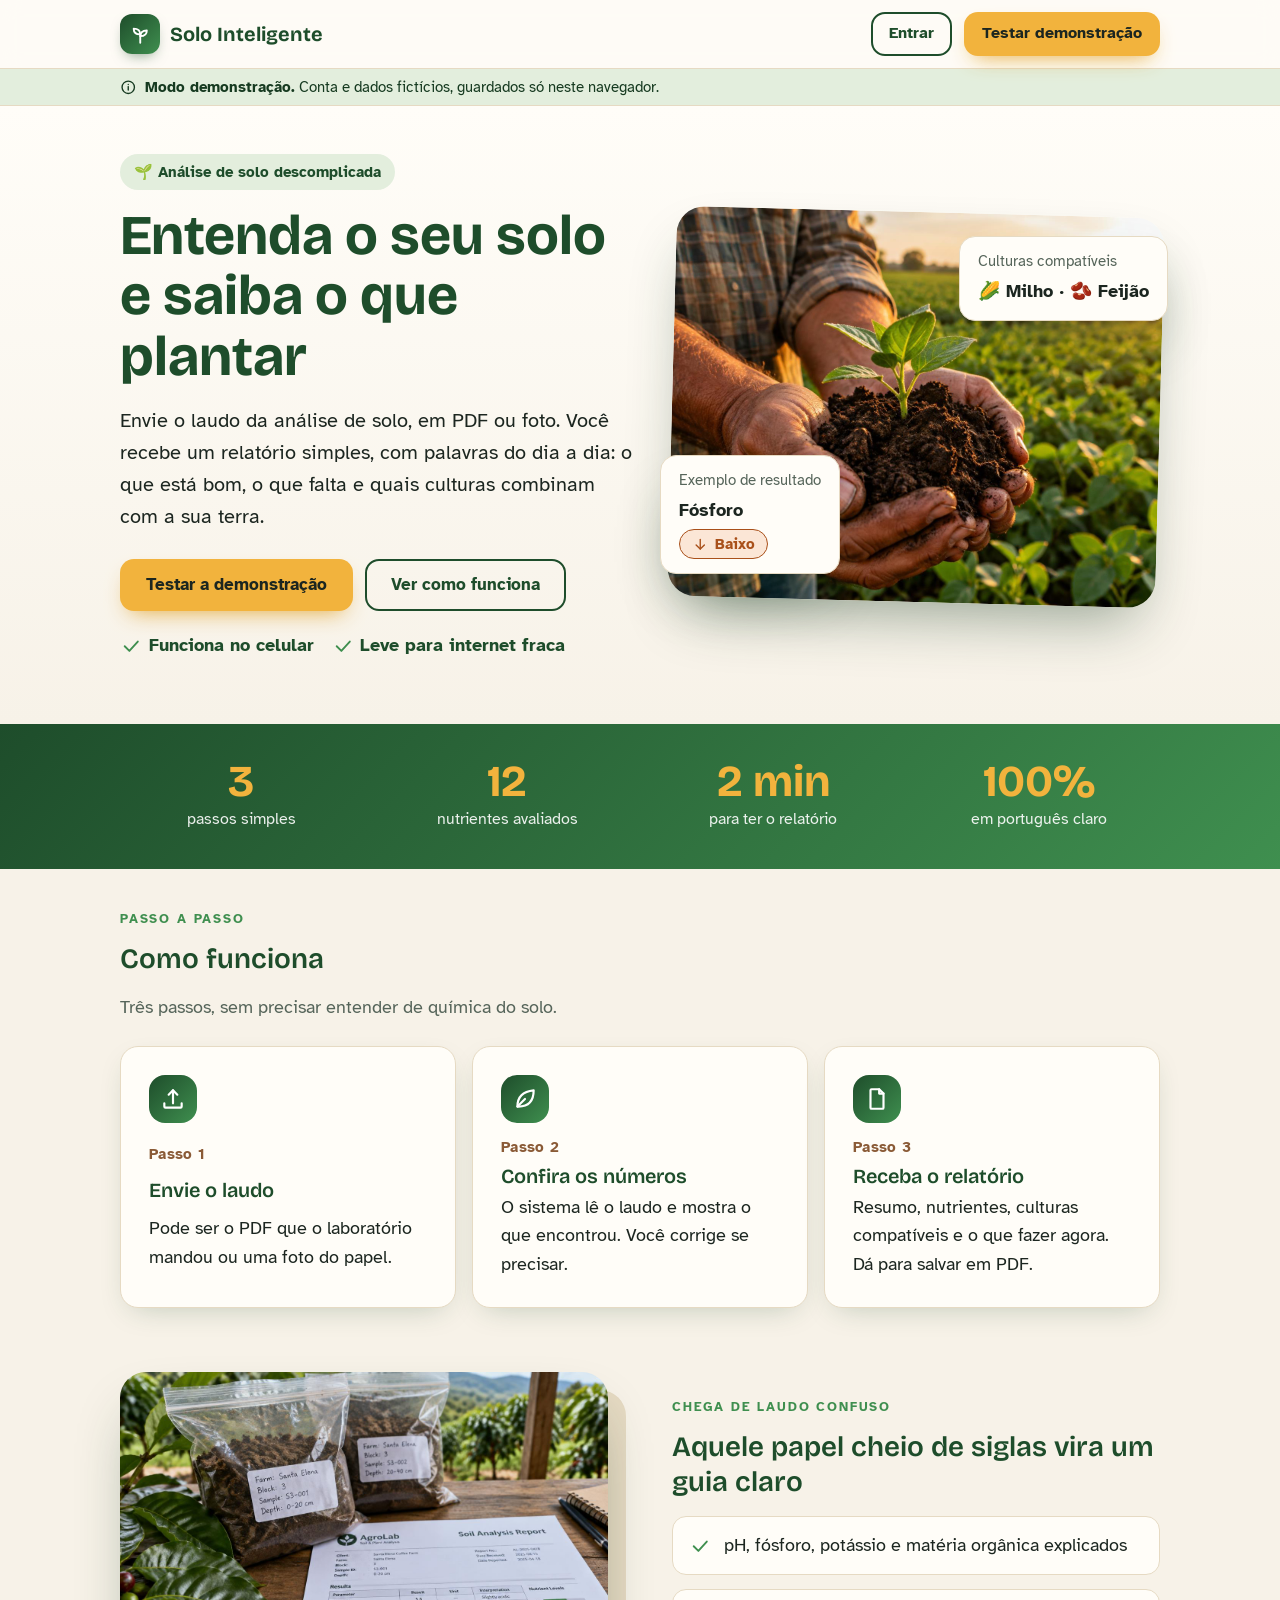
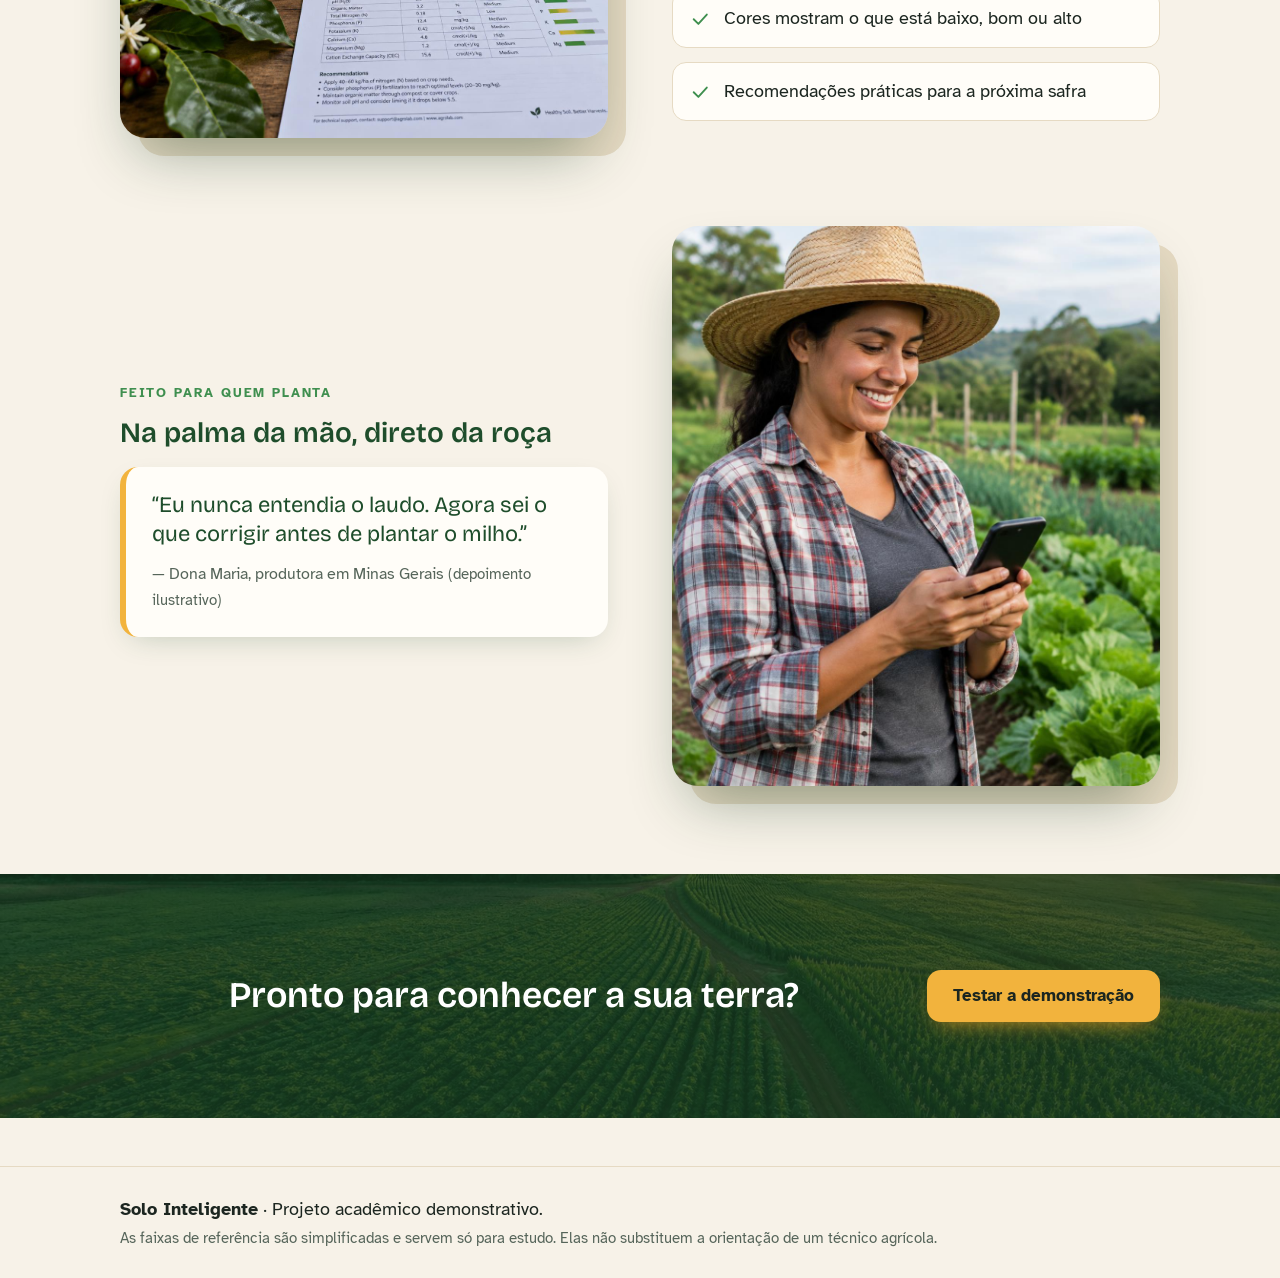
<file: solo-inteligente-demo/index.html>
<!DOCTYPE html>
<html lang="pt-BR">
<head>
    <meta charset="utf-8">
    <meta name="viewport" content="width=device-width, initial-scale=1">
    <title>Entenda o seu solo · Solo Inteligente</title>
    <meta name="description" content="Envie o laudo do seu solo e receba um relatório simples: nutrientes, culturas compatíveis e o que fazer.">
    <meta name="theme-color" content="#1E4D2B">
    <link rel="preconnect" href="https://fonts.googleapis.com">
    <link rel="preconnect" href="https://fonts.gstatic.com" crossorigin>
    <link rel="stylesheet" href="https://fonts.googleapis.com/css2?family=Atkinson+Hyperlegible:wght@400;700&family=Bricolage+Grotesque:wght@600;700&display=swap">
    <link rel="stylesheet" href="assets/css/style.css">
</head>
<body class="pagina-inicial">
<main id="conteudo">

<section class="hero hero-foto">
    <div class="container hero-grid">
        <div class="hero-texto revelar">
            <span class="pilula">🌱 Análise de solo descomplicada</span>
            <h1 class="display">Entenda o seu solo e saiba o que plantar</h1>
            <p class="lead">Envie o laudo da análise de solo, em PDF ou foto. Você recebe um relatório simples, com palavras do dia a dia: o que está bom, o que falta e quais culturas combinam com a sua terra.</p>
            <div class="hero-botoes">
                <a class="btn btn-acao" href="login.html">Testar a demonstração</a>
                <a class="btn btn-contorno" href="#como-funciona">Ver como funciona</a>
            </div>
            <ul class="selos">
                <li><svg class="ico" aria-hidden="true" focusable="false"><use href="#i-check"/></svg> Funciona no celular</li>
                <li><svg class="ico" aria-hidden="true" focusable="false"><use href="#i-check"/></svg> Leve para internet fraca</li>
            </ul>
        </div>
        <div class="hero-visual revelar">
            <img class="hero-img" src="assets/img/hero-solo.jpg" width="1280" height="1024" alt="Mãos de agricultor segurando terra com uma muda brotando">
            <div class="hero-cartao" aria-hidden="true">
                <span class="legenda">Exemplo de resultado</span>
                <strong>Fósforo</strong>
                <span class="badge badge-baixo"><svg class="ico" aria-hidden="true" focusable="false"><use href="#i-down"/></svg> Baixo</span>
            </div>
            <div class="hero-cartao hero-cartao-2" aria-hidden="true">
                <span class="legenda">Culturas compatíveis</span>
                <strong>🌽 Milho · 🫘 Feijão</strong>
            </div>
        </div>
    </div>
</section>

<section class="numeros">
    <div class="container numeros-grid">
        <div class="revelar"><strong data-contar="3">0</strong><span>passos simples</span></div>
        <div class="revelar"><strong data-contar="12">0</strong><span>nutrientes avaliados</span></div>
        <div class="revelar"><strong data-contar="2" data-sufixo=" min">0</strong><span>para ter o relatório</span></div>
        <div class="revelar"><strong data-contar="100" data-sufixo="%">0</strong><span>em português claro</span></div>
    </div>
</section>

<section class="secao" id="como-funciona">
    <div class="container">
        <p class="sobretitulo">Passo a passo</p>
        <h2 class="subtitulo">Como funciona</h2>
        <p class="lead-suave">Três passos, sem precisar entender de química do solo.</p>
        <div class="passos">
            <article class="card passo revelar">
                <span class="bloco-icone"><svg class="ico" aria-hidden="true" focusable="false"><use href="#i-upload"/></svg></span>
                <p class="rotulo-terra">Passo 1</p>
                <h3 class="titulo-card">Envie o laudo</h3>
                <p>Pode ser o PDF que o laboratório mandou ou uma foto do papel.</p>
            </article>
            <article class="card passo revelar">
                <span class="bloco-icone"><svg class="ico" aria-hidden="true" focusable="false"><use href="#i-leaf"/></svg></span>
                <p class="rotulo-terra">Passo 2</p>
                <h3 class="titulo-card">Confira os números</h3>
                <p>O sistema lê o laudo e mostra o que encontrou. Você corrige se precisar.</p>
            </article>
            <article class="card passo revelar">
                <span class="bloco-icone"><svg class="ico" aria-hidden="true" focusable="false"><use href="#i-file"/></svg></span>
                <p class="rotulo-terra">Passo 3</p>
                <h3 class="titulo-card">Receba o relatório</h3>
                <p>Resumo, nutrientes, culturas compatíveis e o que fazer agora. Dá para salvar em PDF.</p>
            </article>
        </div>
    </div>
</section>

<section class="secao">
    <div class="container lado-a-lado">
        <figure class="foto-moldura revelar">
            <img src="assets/img/laudo.jpg" width="1280" height="960" loading="lazy" alt="Amostras de solo e laudo de laboratório sobre uma mesa de madeira">
        </figure>
        <div class="revelar">
            <p class="sobretitulo">Chega de laudo confuso</p>
            <h2 class="subtitulo">Aquele papel cheio de siglas vira um guia claro</h2>
            <ul class="lista-check">
                <li><svg class="ico" aria-hidden="true"><use href="#i-check"/></svg> pH, fósforo, potássio e matéria orgânica explicados</li>
                <li><svg class="ico" aria-hidden="true"><use href="#i-check"/></svg> Cores mostram o que está baixo, bom ou alto</li>
                <li><svg class="ico" aria-hidden="true"><use href="#i-check"/></svg> Recomendações práticas para a próxima safra</li>
            </ul>
        </div>
    </div>
</section>

<section class="secao">
    <div class="container lado-a-lado invertido">
        <figure class="foto-moldura foto-retrato revelar">
            <img src="assets/img/agricultora.jpg" width="1024" height="1280" loading="lazy" alt="Agricultora sorrindo enquanto usa o celular na horta">
        </figure>
        <div class="revelar">
            <p class="sobretitulo">Feito para quem planta</p>
            <h2 class="subtitulo">Na palma da mão, direto da roça</h2>
            <blockquote class="depoimento">
                <p>“Eu nunca entendia o laudo. Agora sei o que corrigir antes de plantar o milho.”</p>
                <footer>— Dona Maria, produtora em Minas Gerais <span class="legenda">(depoimento ilustrativo)</span></footer>
            </blockquote>
        </div>
    </div>
</section>

<section class="faixa-final faixa-foto">
    <div class="container faixa-final-in">
        <h2 class="subtitulo">Pronto para conhecer a sua terra?</h2>
        <a class="btn btn-acao" href="login.html">Testar a demonstração</a>
    </div>
</section>
</main>

<script src="assets/js/dados.js"></script>
<script src="assets/js/analise.js"></script>
<script src="assets/js/app.js"></script>
<script src="assets/js/efeitos.js"></script>
</body>
</html>
</file>
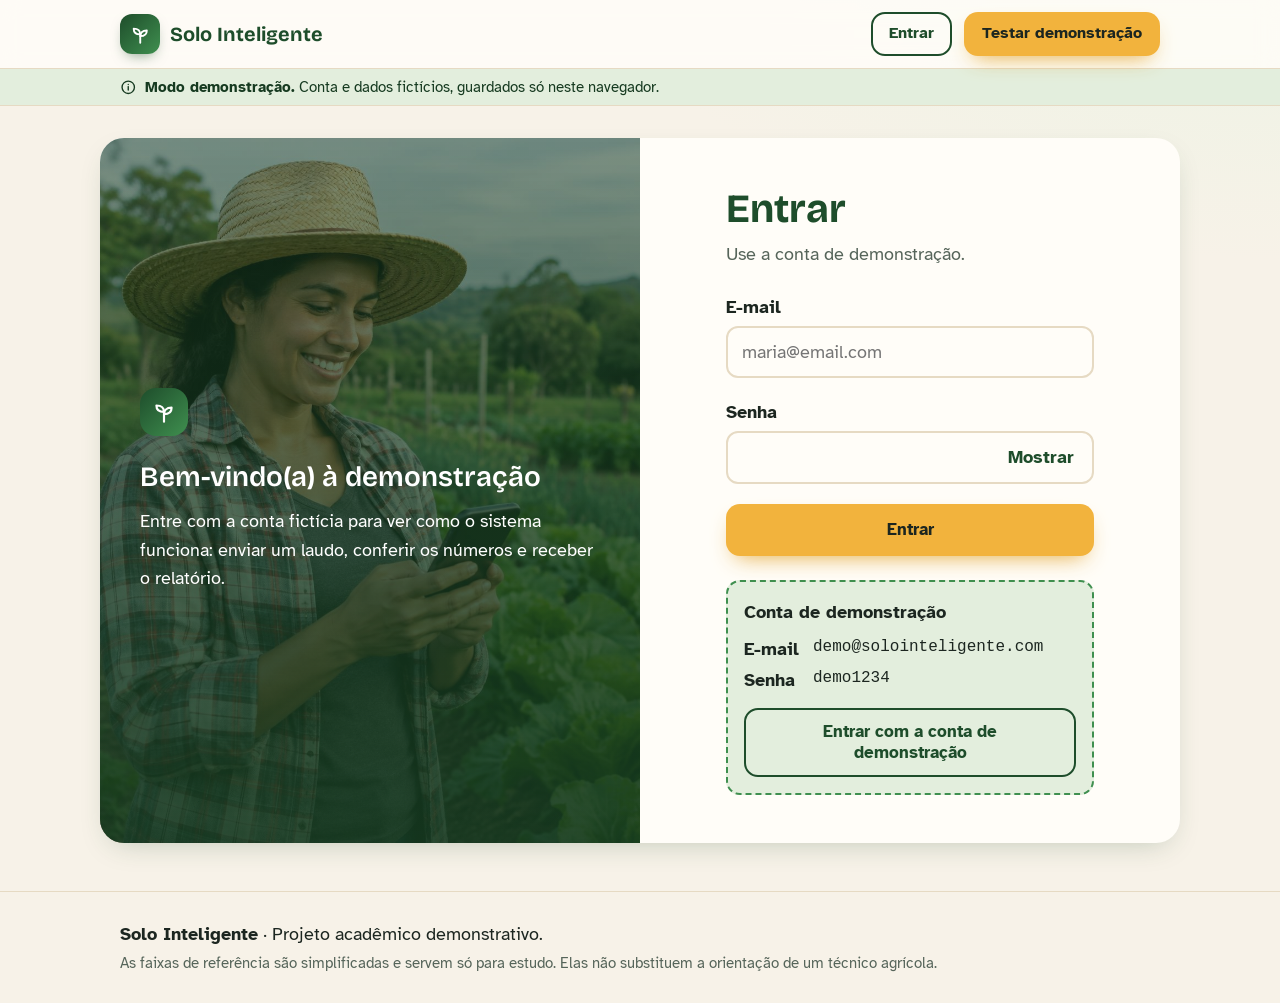
<file: solo-inteligente-demo/login.html>
<!DOCTYPE html>
<html lang="pt-BR">
<head>
    <meta charset="utf-8">
    <meta name="viewport" content="width=device-width, initial-scale=1">
    <title>Entrar · Solo Inteligente</title>
    <meta name="description" content="Envie o laudo do seu solo e receba um relatório simples: nutrientes, culturas compatíveis e o que fazer.">
    <meta name="theme-color" content="#1E4D2B">
    <link rel="preconnect" href="https://fonts.googleapis.com">
    <link rel="preconnect" href="https://fonts.gstatic.com" crossorigin>
    <link rel="stylesheet" href="https://fonts.googleapis.com/css2?family=Atkinson+Hyperlegible:wght@400;700&family=Bricolage+Grotesque:wght@600;700&display=swap">
    <link rel="stylesheet" href="assets/css/style.css">
</head>
<body class="pagina-auth">
<main id="conteudo">

<div class="auth">
    <aside class="auth-lateral">
        <span class="bloco-icone bloco-icone-claro"><svg class="ico" aria-hidden="true" focusable="false"><use href="#i-sprout"/></svg></span>
        <h2 class="subtitulo">Bem-vindo(a) à demonstração</h2>
        <p>Entre com a conta fictícia para ver como o sistema funciona: enviar um laudo, conferir os números e receber o relatório.</p>
    </aside>
    <section class="auth-form">
        <h1 class="titulo">Entrar</h1>
        <p class="lead-suave">Use a conta de demonstração.</p>

        <div class="alerta alerta-erro" id="erro-geral" role="alert" hidden><svg class="ico" aria-hidden="true" focusable="false"><use href="#i-alert"/></svg><div data-texto></div></div>

        <form id="form-login" novalidate>
            <div class="campo" data-campo="email">
                <label class="campo-rotulo" for="f-email">E-mail</label>
                <input class="campo-input" id="f-email" name="email" type="email" autocomplete="email" inputmode="email" maxlength="120" placeholder="maria@email.com">
            </div>
            <div class="campo" data-campo="senha">
                <label class="campo-rotulo" for="f-senha">Senha</label>
                <div class="senha-wrap">
                    <input class="campo-input" id="f-senha" name="senha" type="password" autocomplete="current-password">
                    <button type="button" class="senha-botao" data-mostrar-senha aria-controls="f-senha">Mostrar</button>
                </div>
            </div>
            <button class="btn btn-acao btn-cheio" type="submit">Entrar</button>
        </form>

        <div class="credenciais">
            <p><strong>Conta de demonstração</strong></p>
            <dl>
                <dt>E-mail</dt><dd id="conta-email"></dd>
                <dt>Senha</dt><dd id="conta-senha"></dd>
            </dl>
            <button type="button" class="btn btn-contorno btn-cheio" id="preencher-demo">Entrar com a conta de demonstração</button>
        </div>
    </section>
</div>
</main>

<script src="assets/js/dados.js"></script>
<script src="assets/js/analise.js"></script>
<script src="assets/js/app.js"></script>
<script src="assets/js/login.js"></script>
<script src="assets/js/efeitos.js"></script>
</body>
</html>
</file>
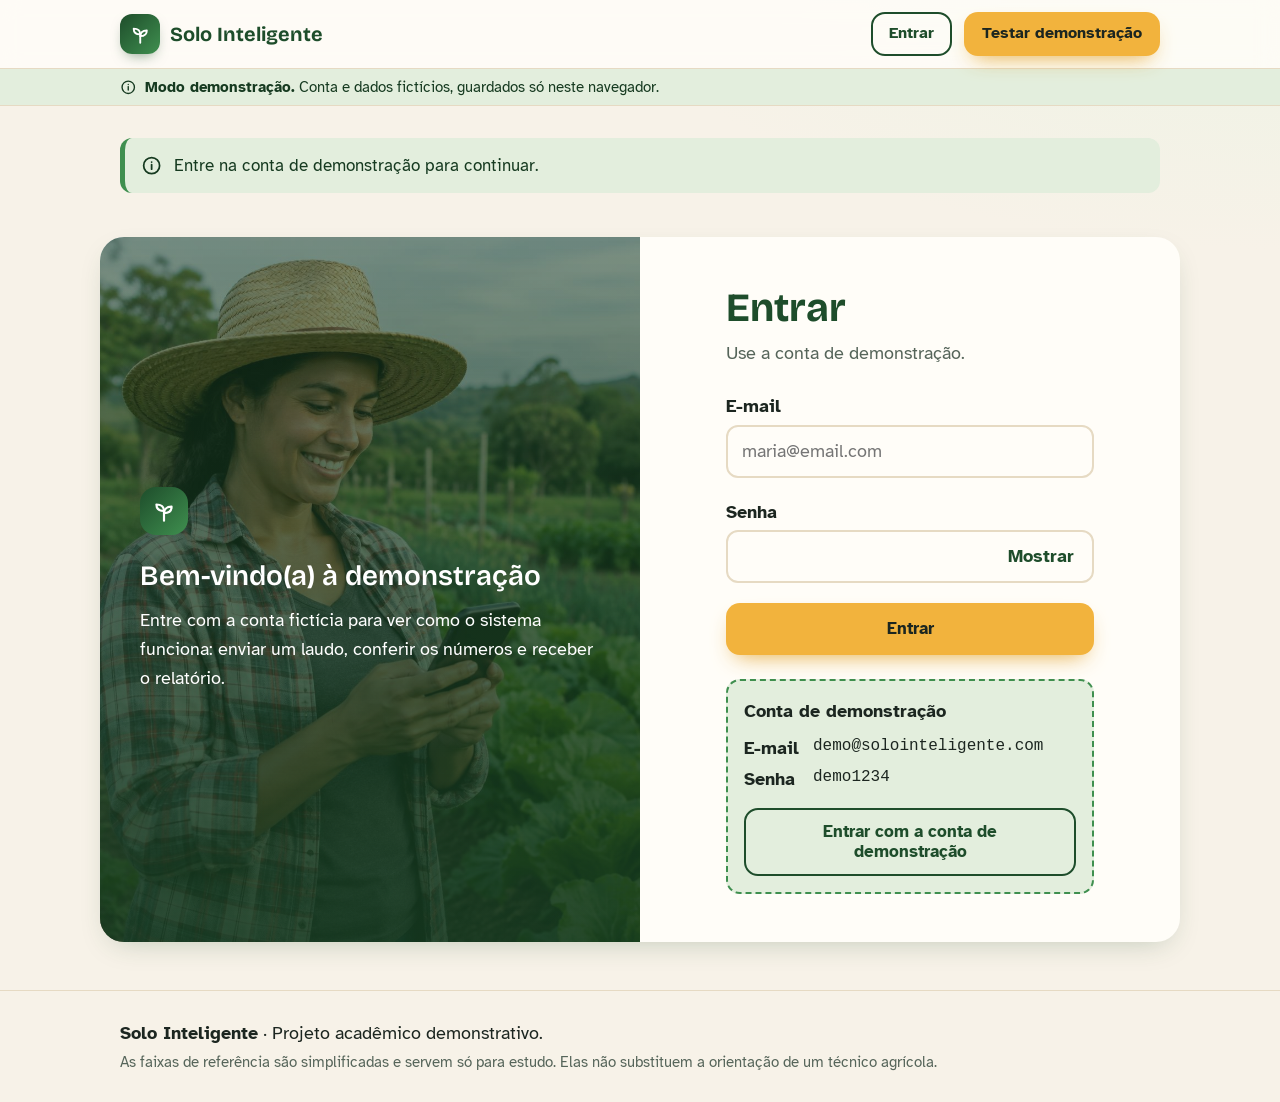
<file: solo-inteligente-demo/painel.html>
<!DOCTYPE html>
<html lang="pt-BR">
<head>
    <meta charset="utf-8">
    <meta name="viewport" content="width=device-width, initial-scale=1">
    <title>Meus laudos · Solo Inteligente</title>
    <meta name="description" content="Envie o laudo do seu solo e receba um relatório simples: nutrientes, culturas compatíveis e o que fazer.">
    <meta name="theme-color" content="#1E4D2B">
    <link rel="preconnect" href="https://fonts.googleapis.com">
    <link rel="preconnect" href="https://fonts.gstatic.com" crossorigin>
    <link rel="stylesheet" href="https://fonts.googleapis.com/css2?family=Atkinson+Hyperlegible:wght@400;700&family=Bricolage+Grotesque:wght@600;700&display=swap">
    <link rel="stylesheet" href="assets/css/style.css">
</head>
<body class="pagina-painel">
<main id="conteudo">

<section class="secao">
    <div class="container">
        <h1 class="titulo">Meus laudos</h1>
        <p class="lead-suave">Olá, <span id="nome-usuario"></span>! Envie um laudo novo ou abra um relatório pronto.</p>

        <div class="painel-grid">
            <!-- Envio -->
            <div class="card envio" id="envio">
                <h2 class="subtitulo">Enviar novo laudo</h2>
                <noscript><div class="alerta alerta-erro"><svg class="ico" aria-hidden="true" focusable="false"><use href="#i-alert"/></svg><div>Ative o JavaScript do navegador para usar a demonstração.</div></div></noscript>

                <form id="form-envio" novalidate data-max-bytes="8388608">
                    <input class="oculto-visual" type="file" id="laudo" name="laudo"
                           accept=".pdf,.jpg,.jpeg,.png,application/pdf,image/jpeg,image/png">
                    <label class="zona-envio" for="laudo" data-zona>
                        <span class="bloco-icone"><svg class="ico" aria-hidden="true" focusable="false"><use href="#i-upload"/></svg></span>
                        <strong>Toque para escolher o arquivo</strong>
                        <span class="legenda">PDF, JPG ou PNG, até 8 MB</span>
                        <span class="btn btn-acao">Escolher arquivo</span>
                    </label>
                    <p class="dica-foto legenda"><svg class="ico" aria-hidden="true" focusable="false"><use href="#i-info"/></svg> Dica para foto: papel inteiro, boa luz e sem sombra.</p>

                    <div class="envio-detalhes" data-detalhes hidden>
                        <div class="arquivo-escolhido">
                            <span class="bloco-icone"><svg class="ico" aria-hidden="true" focusable="false"><use href="#i-file"/></svg></span>
                            <div class="arquivo-info">
                                <strong data-arq-nome></strong>
                                <span class="legenda" data-arq-tam></span>
                            </div>
                            <button type="button" class="btn btn-contorno btn-pequeno" data-remover>Remover</button>
                        </div>

                        <div class="campo">
                            <label class="campo-rotulo" for="nome_area">Nome da área <span class="legenda">(opcional)</span></label>
                            <input class="campo-input" id="nome_area" name="nome_area" type="text" maxlength="80" placeholder="Ex.: Talhão Norte">
                        </div>

                        <div class="alerta alerta-erro" role="alert" data-erro-cliente hidden><svg class="ico" aria-hidden="true" focusable="false"><use href="#i-alert"/></svg><div data-erro-texto></div></div>

                        <div class="progresso" data-progresso hidden>
                            <div class="progresso-trilho"><span class="progresso-barra" data-barra></span></div>
                            <p class="legenda" data-progresso-msg aria-live="polite">Lendo o laudo…</p>
                        </div>

                        <button type="submit" class="btn btn-acao btn-cheio" data-enviar>Enviar laudo</button>
                    </div>
                </form>

                <div class="exemplo">
                    <p class="legenda">Sem laudo à mão? Veja como funciona com um exemplo (não precisa de internet).</p>
                    <button type="button" class="btn btn-contorno btn-cheio" id="usar-exemplo">Testar com um laudo de exemplo</button>
                </div>
            </div>

            <!-- Lista -->
            <div>
                <div class="lista-laudos" id="lista-laudos"></div>
                <p class="legenda reset-demo"><button type="button" class="link-botao" id="restaurar-demo">Restaurar os dados de demonstração</button></p>
            </div>
        </div>
    </div>
</section>
</main>

<script src="assets/js/dados.js"></script>
<script src="assets/js/analise.js"></script>
<script src="assets/js/app.js"></script>
<script src="assets/js/painel.js"></script>
<script src="assets/js/efeitos.js"></script>
</body>
</html>
</file>
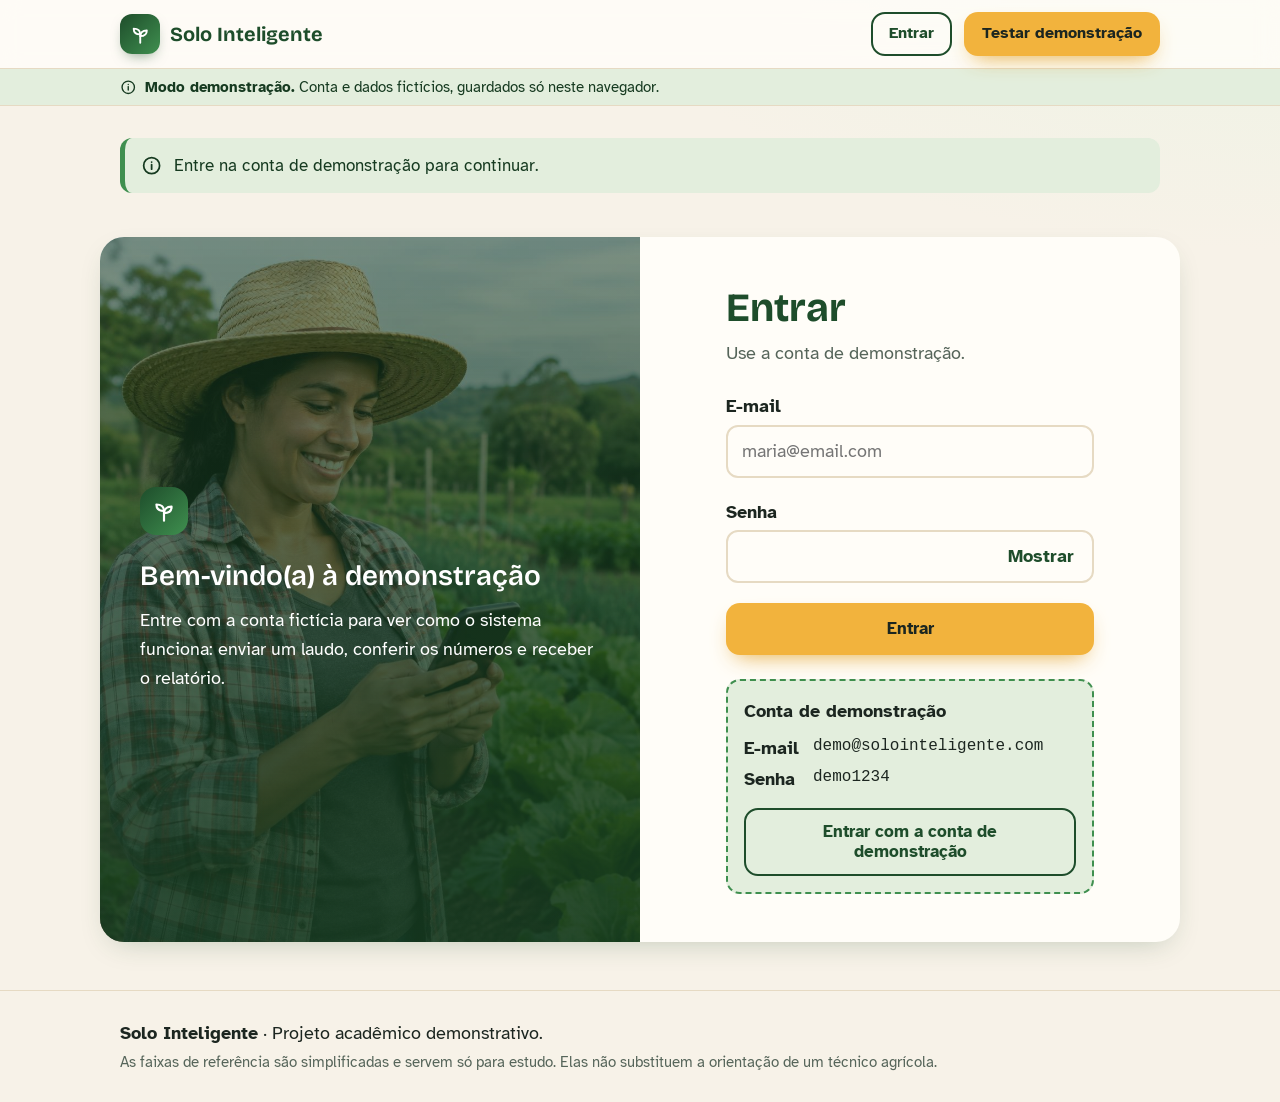
<file: solo-inteligente-demo/relatorio.html>
<!DOCTYPE html>
<html lang="pt-BR">
<head>
    <meta charset="utf-8">
    <meta name="viewport" content="width=device-width, initial-scale=1">
    <title>Relatório · Solo Inteligente</title>
    <meta name="description" content="Envie o laudo do seu solo e receba um relatório simples: nutrientes, culturas compatíveis e o que fazer.">
    <meta name="theme-color" content="#1E4D2B">
    <link rel="preconnect" href="https://fonts.googleapis.com">
    <link rel="preconnect" href="https://fonts.gstatic.com" crossorigin>
    <link rel="stylesheet" href="https://fonts.googleapis.com/css2?family=Atkinson+Hyperlegible:wght@400;700&family=Bricolage+Grotesque:wght@600;700&display=swap">
    <link rel="stylesheet" href="assets/css/style.css">
</head>
<body class="pagina-relatorio">
<main id="conteudo">

<section class="secao">
    <div class="container" id="raiz"></div>
</section>
</main>

<script src="assets/js/dados.js"></script>
<script src="assets/js/analise.js"></script>
<script src="assets/js/app.js"></script>
<script src="assets/js/relatorio.js"></script>
<script src="assets/js/efeitos.js"></script>
</body>
</html>
</file>
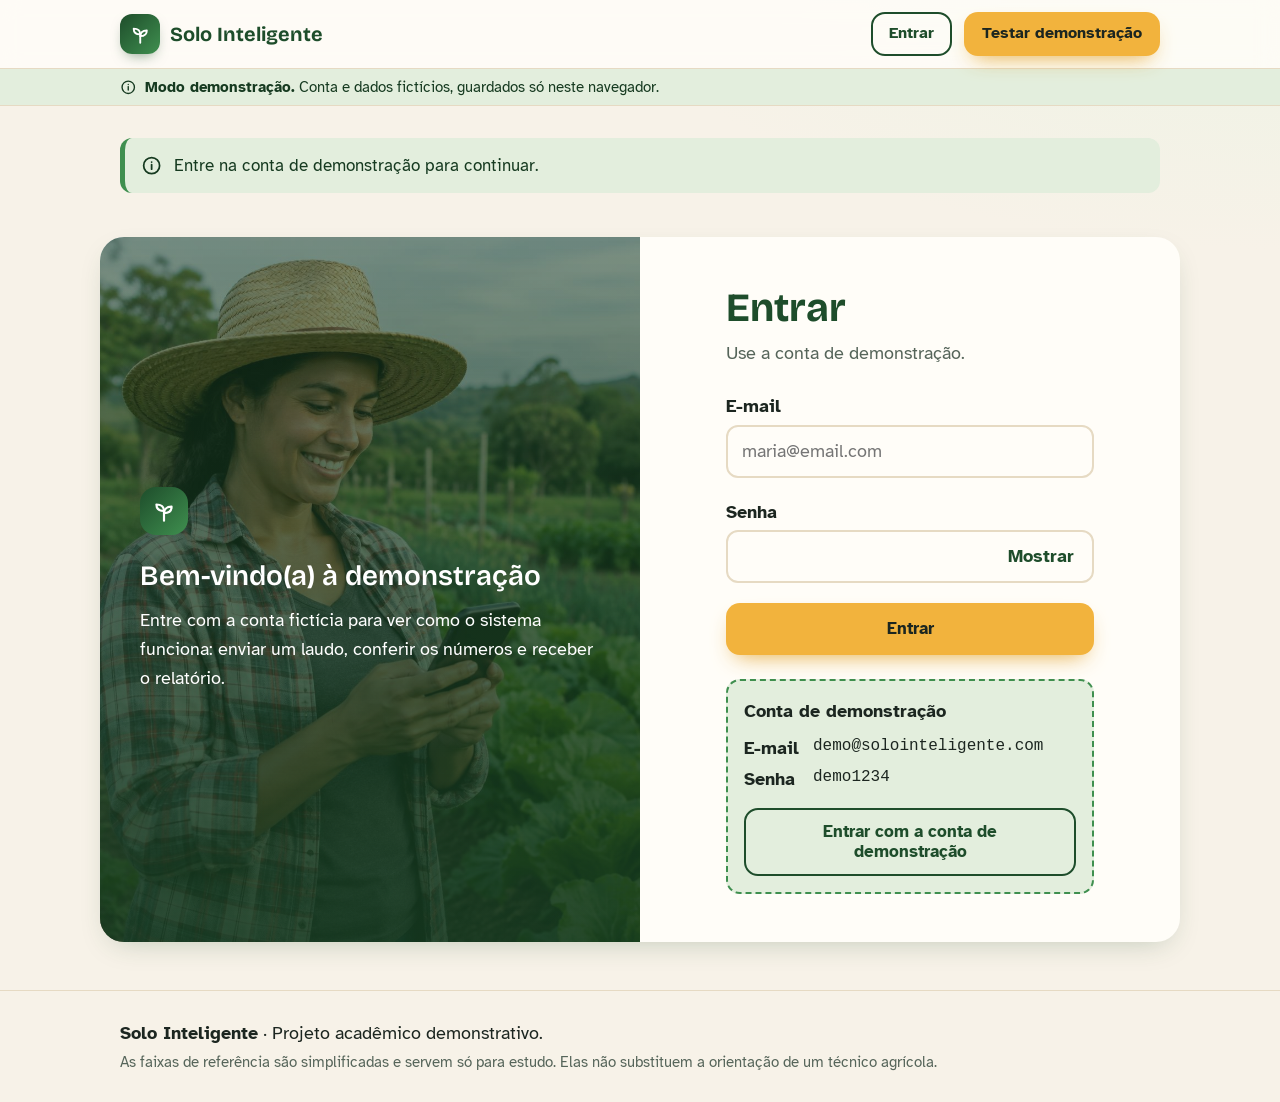
<file: solo-inteligente-demo/revisar.html>
<!DOCTYPE html>
<html lang="pt-BR">
<head>
    <meta charset="utf-8">
    <meta name="viewport" content="width=device-width, initial-scale=1">
    <title>Conferir valores · Solo Inteligente</title>
    <meta name="description" content="Envie o laudo do seu solo e receba um relatório simples: nutrientes, culturas compatíveis e o que fazer.">
    <meta name="theme-color" content="#1E4D2B">
    <link rel="preconnect" href="https://fonts.googleapis.com">
    <link rel="preconnect" href="https://fonts.gstatic.com" crossorigin>
    <link rel="stylesheet" href="https://fonts.googleapis.com/css2?family=Atkinson+Hyperlegible:wght@400;700&family=Bricolage+Grotesque:wght@600;700&display=swap">
    <link rel="stylesheet" href="assets/css/style.css">
</head>
<body class="">
<main id="conteudo">

<section class="secao">
    <div class="container estreito-medio" id="raiz"></div>
</section>
</main>

<script src="assets/js/dados.js"></script>
<script src="assets/js/analise.js"></script>
<script src="assets/js/app.js"></script>
<script src="assets/js/revisar.js"></script>
<script src="assets/js/efeitos.js"></script>
</body>
</html>
</file>
<file: solo-inteligente-demo/assets/css/style.css>
/* =====================================================================
   Solo Inteligente: identidade "Terra, broto e colheita"
   CSS puro, mobile first. Breakpoints: 700px (tablet) e 980px (desktop).
   ===================================================================== */

/* ---------- 1. Variáveis (paleta, fontes, medidas) ---------- */
:root {
    --verde-raiz: #1E4D2B;
    --verde-raiz-escuro: #163A20;
    --verde-broto: #3F8F4F;
    --verde-nevoa: #E3EEDD;
    --areia: #F7F2E8;
    --papel: #FFFDF8;
    --argila: #E6DAC3;
    --terra: #8A5A36;
    --ambar: #F2B33D;
    --ambar-hover: #E09E22;
    --urucum: #B83F25;
    --urucum-claro: #F9E1D8;
    --grafite: #1C2620;
    --cinza-folha: #56655A;

    --baixo-txt: #A9501A;  --baixo-bg: #FBE6D6;
    --ok-txt: #2E7D40;     --ok-bg: #DDEFD9;
    --alto-txt: #6E4423;   --alto-bg: #EFE1CF;

    --fonte-titulo: "Bricolage Grotesque", "Segoe UI", system-ui, -apple-system, sans-serif;
    --fonte-texto: "Atkinson Hyperlegible", "Segoe UI", system-ui, -apple-system, sans-serif;

    --raio-btn: 14px;
    --raio-card: 18px;
    --sombra: 0 4px 16px rgba(30, 77, 43, 0.10);
    --foco: 0 0 0 3px var(--areia), 0 0 0 6px var(--verde-broto);
}

/* ---------- 2. Base ---------- */
*, *::before, *::after { box-sizing: border-box; }
html { -webkit-text-size-adjust: 100%; }
body {
    margin: 0;
    font-family: var(--fonte-texto);
    font-size: 18px;
    line-height: 1.6;
    color: var(--grafite);
    background: var(--areia);
}
h1, h2, h3, p, ul, ol, figure { margin: 0; }
img, svg { max-width: 100%; }
a { color: var(--verde-raiz); text-underline-offset: 3px; }
a:hover { color: var(--verde-raiz-escuro); }
:focus-visible { outline: none; box-shadow: var(--foco); border-radius: 6px; }
button { font: inherit; }

.container { width: 100%; max-width: 1080px; margin: 0 auto; padding: 0 20px; }
.estreito { max-width: 560px; }
.estreito-medio { max-width: 760px; }

.pular {
    position: absolute; left: -999px; top: 8px; z-index: 100;
    background: var(--verde-raiz); color: #fff; padding: 10px 16px; border-radius: 8px;
}
.pular:focus { left: 8px; }

.oculto-visual {
    position: absolute; width: 1px; height: 1px; margin: -1px; padding: 0;
    overflow: hidden; clip: rect(0 0 0 0); border: 0; white-space: nowrap;
}
[hidden] { display: none !important; }

.ico {
    width: 1.25em; height: 1.25em; flex: none;
    fill: none; stroke: currentColor; stroke-width: 2;
    stroke-linecap: round; stroke-linejoin: round;
}
.so-desktop { display: none; }

/* ---------- 3. Tipografia ---------- */
.display, .titulo, .subtitulo, .titulo-card { font-family: var(--fonte-titulo); color: var(--verde-raiz); }
.display { font-size: 36px; font-weight: 700; line-height: 1.08; }
.titulo  { font-size: 32px; font-weight: 700; line-height: 1.15; }
.subtitulo { font-size: 24px; font-weight: 600; line-height: 1.25; margin: 40px 0 16px; }
.titulo-card { font-size: 20px; font-weight: 600; line-height: 1.3; }
.lead { font-size: 20px; margin: 18px 0 26px; max-width: 34em; }
.lead-suave { color: var(--cinza-folha); margin: 8px 0 24px; }
.legenda { font-size: 15px; line-height: 1.45; color: var(--cinza-folha); }
.rotulo-terra { font-size: 15px; font-weight: 700; color: var(--terra); letter-spacing: .02em; }

@media (min-width: 700px) {
    .display { font-size: 56px; }
    .titulo { font-size: 40px; }
    .subtitulo { font-size: 28px; }
}

/* ---------- 4. Botões ---------- */
.btn {
    display: inline-flex; align-items: center; justify-content: center; gap: 10px;
    min-height: 52px; padding: 12px 24px;
    border: 2px solid transparent; border-radius: var(--raio-btn);
    font-size: 17px; font-weight: 700; line-height: 1.2; text-align: center; text-decoration: none;
    cursor: pointer; transition: background .15s, transform .15s, border-color .15s;
}
.btn:active { transform: translateY(1px); }
.btn-acao { background: var(--ambar); color: var(--grafite); }
.btn-acao:hover { background: var(--ambar-hover); color: var(--grafite); }
.btn-primario { background: var(--verde-raiz); color: #fff; }
.btn-primario:hover { background: var(--verde-raiz-escuro); color: #fff; }
.btn-contorno { background: transparent; border-color: var(--verde-raiz); color: var(--verde-raiz); }
.btn-contorno:hover { background: var(--verde-nevoa); color: var(--verde-raiz); }
.btn-pequeno { min-height: 44px; padding: 8px 16px; font-size: 16px; }
.btn-cheio { width: 100%; }
.btn[disabled] { opacity: .6; cursor: progress; }

/* ---------- 5. Cabeçalho e rodapé ---------- */
.topo { background: var(--papel); border-bottom: 1px solid var(--argila); }
.topo-in { display: flex; align-items: center; justify-content: space-between; min-height: 68px; gap: 12px; }
.logo { display: flex; align-items: center; gap: 10px; text-decoration: none; color: var(--verde-raiz); }
.logo-simbolo {
    display: grid; place-items: center; width: 40px; height: 40px;
    border-radius: 12px; background: var(--verde-raiz); color: #fff;
}
.logo-nome { font-family: var(--fonte-titulo); font-weight: 700; font-size: 20px; }
.topo-nav { display: flex; align-items: center; gap: 12px; }
.topo-link { font-weight: 700; text-decoration: none; display: none; }
.form-inline { display: inline; margin: 0; }

.rodape { margin-top: 48px; padding: 28px 0; border-top: 1px solid var(--argila); }
.rodape p + p { margin-top: 4px; }

@media (min-width: 700px) {
    .so-desktop { display: inline-flex; }
    .topo-link { display: inline; }
}

/* ---------- 6. Cards, ícones, alertas, badges ---------- */
.card {
    background: var(--papel); border: 1px solid var(--argila);
    border-radius: var(--raio-card); box-shadow: var(--sombra); padding: 20px;
}
@media (min-width: 700px) { .card { padding: 28px; } }
.card-link { display: flex; align-items: center; gap: 14px; text-decoration: none; color: inherit; transition: transform .15s; }
.card-link:hover { transform: translateY(-2px); color: inherit; }

.bloco-icone {
    display: inline-grid; place-items: center; width: 48px; height: 48px; flex: none;
    border-radius: 14px; background: var(--verde-nevoa); color: var(--verde-raiz);
}
.bloco-icone .ico { width: 26px; height: 26px; }
.bloco-icone-claro { background: rgba(255, 255, 255, .16); color: #fff; }
.bloco-icone-erro { background: var(--urucum-claro); color: var(--urucum); }
.ico-seta { margin-left: auto; color: var(--verde-raiz); }

.mensagens { padding-top: 20px; display: grid; gap: 12px; }
.alerta {
    display: flex; gap: 12px; align-items: flex-start;
    padding: 14px 16px; border-radius: 12px; border-left: 5px solid; margin: 12px 0;
    font-size: 17px;
}
.alerta .ico { margin-top: 3px; }
.alerta-erro { background: var(--urucum-claro); border-color: var(--urucum); color: #7B2616; }
.alerta-atencao { background: var(--baixo-bg); border-color: var(--baixo-txt); color: #6E3510; }
.alerta-ok { background: var(--ok-bg); border-color: var(--ok-txt); color: #1F5A2D; }
.alerta-info { background: var(--verde-nevoa); border-color: var(--verde-broto); color: var(--verde-raiz-escuro); }

.badge {
    display: inline-flex; align-items: center; gap: 6px; width: fit-content;
    padding: 3px 12px; border-radius: 999px; border: 1.5px solid currentColor;
    font-size: 15px; font-weight: 700; line-height: 1.5;
}
.badge .ico { width: 1.1em; height: 1.1em; }
.badge-baixo { color: var(--baixo-txt); background: var(--baixo-bg); }
.badge-ok, .badge-adequado { color: var(--ok-txt); background: var(--ok-bg); }
.badge-alto { color: var(--alto-txt); background: var(--alto-bg); }
.badge-espera { color: var(--terra); background: var(--papel); }
.badge-erro { color: var(--urucum); background: var(--urucum-claro); }

/* ---------- 7. Seções gerais ---------- */
.secao { padding: 32px 0 8px; }
.secao .subtitulo:first-child { margin-top: 0; }
.link-voltar { display: inline-flex; align-items: center; gap: 4px; font-weight: 700; text-decoration: none; margin-bottom: 12px; min-height: 44px; }

/* ---------- 8. Página inicial ---------- */
.hero { padding: 32px 0 40px; background: linear-gradient(180deg, var(--papel) 0%, var(--areia) 100%); }
.hero-grid { display: grid; gap: 32px; align-items: center; }
.hero-botoes { display: grid; gap: 12px; margin-bottom: 20px; }
.selos { list-style: none; padding: 0; display: flex; flex-wrap: wrap; gap: 8px 18px; font-weight: 700; color: var(--verde-raiz); }
.selos li { display: inline-flex; align-items: center; gap: 6px; }
.selos .ico { color: var(--verde-broto); }
.hero-visual { position: relative; border-radius: 24px; overflow: hidden; box-shadow: var(--sombra); }
.hero-visual svg { display: block; width: 100%; height: auto; }
.hero-cartao {
    position: absolute; left: 14px; bottom: 14px; display: grid; gap: 2px;
    background: var(--papel); border: 1px solid var(--argila); border-radius: 14px;
    padding: 12px 16px; box-shadow: var(--sombra);
}

.passos { display: grid; gap: 16px; }
.passo { display: grid; gap: 4px; }
.passo .bloco-icone { margin-bottom: 8px; }
.faixa-final { background: var(--verde-raiz); color: #fff; padding: 40px 0; margin-top: 40px; }
.faixa-final .subtitulo { color: #fff; margin: 0 0 16px; }
.faixa-final-in { display: grid; gap: 8px; justify-items: start; }

@media (min-width: 700px) {
    .hero-botoes { display: flex; }
    .passos { grid-template-columns: repeat(3, 1fr); }
    .faixa-final-in { grid-template-columns: 1fr auto; align-items: center; }
    .faixa-final .subtitulo { margin: 0; }
}
@media (min-width: 980px) {
    .hero { padding: 64px 0; }
    .hero-grid { grid-template-columns: 1.1fr 1fr; gap: 56px; }
}

/* ---------- 9. Formulários ---------- */
.campo { margin-bottom: 20px; }
.campo-rotulo { display: block; font-weight: 700; margin-bottom: 4px; }
.campo-dica { margin-bottom: 6px; }
.campo-input {
    width: 100%; min-height: 52px; padding: 10px 14px;
    font: inherit; font-size: 18px; color: var(--grafite);
    background: var(--papel); border: 2px solid var(--argila); border-radius: 12px;
}
.campo-input:focus { outline: none; border-color: var(--verde-broto); box-shadow: 0 0 0 4px rgba(63, 143, 79, .22); }
.campo-erro .campo-input { border-color: var(--urucum); background: var(--urucum-claro); }
.campo-msg { display: flex; gap: 8px; margin-top: 6px; color: var(--urucum); font-size: 16px; font-weight: 700; }
.campo-msg .ico { margin-top: 3px; }
.senha-wrap { position: relative; }
.senha-wrap .campo-input { padding-right: 96px; }
.senha-botao {
    position: absolute; right: 6px; top: 6px; bottom: 6px; padding: 0 14px;
    background: transparent; border: 0; border-radius: 8px; color: var(--verde-raiz);
    font-weight: 700; cursor: pointer;
}
.senha-botao:hover { background: var(--verde-nevoa); }

/* ---------- 10. Entrar e criar conta ---------- */
.auth { display: grid; max-width: 1080px; margin: 0 auto; }
.auth-lateral {
    display: none; background: linear-gradient(160deg, var(--verde-raiz), var(--verde-raiz-escuro));
    color: #fff; padding: 48px 40px; gap: 12px; align-content: center;
}
.auth-lateral .subtitulo { color: #fff; margin: 12px 0 0; }
.auth-form { padding: 28px 20px 8px; width: 100%; max-width: 28rem; margin: 0 auto; }
.auth-troca { margin-top: 20px; text-align: center; }
@media (min-width: 980px) {
    .auth { grid-template-columns: 1fr 1fr; min-height: 560px; margin-top: 32px; border-radius: 24px; overflow: hidden; box-shadow: var(--sombra); background: var(--papel); }
    .auth-lateral { display: grid; }
    .auth-form { padding: 48px 40px; align-self: center; }
}

/* ---------- 11. Painel ---------- */
.painel-grid { display: grid; gap: 28px; }
.envio .subtitulo { margin: 0 0 16px; }
.zona-envio {
    display: grid; justify-items: center; gap: 8px; text-align: center;
    padding: 28px 16px; cursor: pointer;
    background: var(--verde-nevoa); border: 2px dashed var(--verde-broto); border-radius: var(--raio-card);
}
.zona-envio:hover { background: #D8E8D0; }
.zona-envio .btn { margin-top: 6px; }
.oculto-visual:focus-visible + .zona-envio { box-shadow: var(--foco); }
.zona-envio.arrastando { background: #D0E4C6; border-style: solid; }
.dica-foto { display: flex; gap: 8px; margin: 12px 0 0; align-items: flex-start; }
.dica-foto .ico { margin-top: 2px; color: var(--verde-broto); }
.envio-detalhes { margin-top: 20px; display: grid; gap: 4px; }
.arquivo-escolhido { display: flex; align-items: center; gap: 12px; margin-bottom: 16px; flex-wrap: wrap; }
.arquivo-info { display: grid; min-width: 0; flex: 1; }
.arquivo-info strong { overflow-wrap: anywhere; }
.progresso { margin: 4px 0 16px; }
.progresso-trilho { height: 12px; background: var(--argila); border-radius: 999px; overflow: hidden; }
.progresso-barra { display: block; height: 100%; width: 0; background: var(--verde-broto); border-radius: 999px; transition: width .25s; }
.exemplo { margin-top: 24px; padding-top: 20px; border-top: 1px solid var(--argila); display: grid; gap: 10px; }

.lista-laudos { display: grid; gap: 14px; align-content: start; }
.lista-laudos .subtitulo { margin: 0 0 4px; }
.laudo { gap: 14px; }
.laudo-info { display: grid; gap: 4px; min-width: 0; flex: 1; }
.laudo-info strong { overflow-wrap: anywhere; }
.laudo:not(.card-link) { display: flex; align-items: flex-start; }
.laudo-botoes { display: flex; flex-wrap: wrap; gap: 8px; margin-top: 8px; }
.vazio { display: grid; justify-items: center; gap: 10px; text-align: center; color: var(--cinza-folha); }
@media (min-width: 980px) {
    .painel-grid { grid-template-columns: 1.15fr 1fr; gap: 36px; align-items: start; }
}

/* ---------- 12. Conferir valores ---------- */
.grade-nutrientes-form { display: grid; gap: 4px 20px; }
.campo-nutriente .campo-rotulo { display: flex; align-items: center; gap: 10px; }
.simbolo {
    display: inline-grid; place-items: center; min-width: 40px; height: 40px; padding: 0 6px;
    border-radius: 10px; background: var(--verde-nevoa); color: var(--verde-raiz);
    font-family: var(--fonte-titulo); font-weight: 700;
}
.texto-lido { margin-top: 28px; }
.texto-lido summary { cursor: pointer; font-weight: 700; color: var(--verde-raiz); min-height: 44px; }
.texto-lido pre {
    margin: 8px 0 0; padding: 14px; max-height: 280px; overflow: auto;
    background: var(--papel); border: 1px solid var(--argila); border-radius: 12px;
    font-size: 14px; white-space: pre-wrap; overflow-wrap: anywhere;
}
@media (min-width: 700px) { .grade-nutrientes-form { grid-template-columns: 1fr 1fr; } }

/* ---------- 13. Relatório ---------- */
.barra-acoes { display: flex; justify-content: space-between; align-items: center; gap: 12px; margin-bottom: 8px; flex-wrap: wrap; }
.barra-acoes .link-voltar { margin-bottom: 0; }

.resumo {
    display: grid; gap: 20px; align-items: center; margin-top: 8px;
    padding: 24px; border-radius: 24px; color: #fff;
    background: linear-gradient(135deg, var(--verde-raiz), var(--verde-raiz-escuro));
}
.resumo .titulo { color: #fff; font-size: 28px; }
.resumo-meta { font-size: 15px; font-weight: 700; color: #CFE3C8; margin-bottom: 6px; }
.resumo-frase { margin-top: 10px; font-size: 19px; }
.anel {
    --pct: 0;
    width: 120px; height: 120px; border-radius: 50%; display: grid; place-items: center;
    background: conic-gradient(var(--ambar) calc(var(--pct) * 1%), rgba(255, 255, 255, .22) 0);
}
.anel-miolo {
    width: 94px; height: 94px; border-radius: 50%; background: var(--verde-raiz-escuro);
    display: grid; place-content: center; text-align: center; line-height: 1.1;
}
.anel-miolo strong { font-family: var(--fonte-titulo); font-size: 34px; }
.anel-miolo span { font-size: 14px; color: #CFE3C8; }
@media (min-width: 700px) {
    .resumo { grid-template-columns: 1fr auto; padding: 36px; }
    .resumo .titulo { font-size: 34px; }
}

.grade-atencao { display: grid; gap: 4px 16px; }
@media (min-width: 980px) { .grade-atencao { grid-template-columns: repeat(3, 1fr); } .grade-atencao .alerta { margin: 0; } }

.grade-nutrientes { display: grid; gap: 16px; }
.nutriente { display: grid; gap: 14px; align-content: start; }
.nutriente-topo { display: flex; align-items: center; gap: 12px; flex-wrap: wrap; }
.nutriente-nome { flex: 1; min-width: 0; }
.nutriente-valor { font-size: 18px; }
.nutriente-valor strong { font-family: var(--fonte-titulo); font-size: 26px; color: var(--verde-raiz); }
.simbolo-bloco { font-family: var(--fonte-titulo); font-weight: 700; font-size: 18px; }
.nutriente-texto { font-size: 17px; }
@media (min-width: 700px) { .grade-nutrientes { grid-template-columns: 1fr 1fr; } }

/* Barra de indicador: três faixas com textura (não depende só de cor) */
.meter { display: grid; gap: 6px; padding-top: 10px; }
.meter-trilho { position: relative; display: flex; height: 12px; }
.faixa { flex: 1; height: 100%; }
.faixa-baixo {
    border-radius: 999px 0 0 999px;
    background: repeating-linear-gradient(45deg, var(--baixo-txt) 0 4px, var(--baixo-bg) 4px 8px);
}
.faixa-ok { background: var(--ok-txt); }
.faixa-alto {
    border-radius: 0 999px 999px 0;
    background: repeating-linear-gradient(90deg, var(--alto-txt) 0 3px, var(--alto-bg) 3px 7px);
}
.meter-seta {
    position: absolute; top: -11px; width: 0; height: 0; transform: translateX(-50%);
    border-left: 8px solid transparent; border-right: 8px solid transparent; border-top: 12px solid var(--grafite);
}
.meter-legenda { display: flex; justify-content: space-between; }

.grade-culturas { display: grid; gap: 16px; }
.cultura { display: flex; gap: 14px; align-items: flex-start; }
.faltas { margin: 6px 0 0; padding-left: 18px; }
@media (min-width: 700px) { .grade-culturas { grid-template-columns: repeat(2, 1fr); } }
@media (min-width: 980px) { .grade-culturas { grid-template-columns: repeat(3, 1fr); } }

.passos-fazer { padding-left: 0; list-style: none; counter-reset: passo; display: grid; gap: 12px; }
.passos-fazer li {
    counter-increment: passo; position: relative; padding: 14px 16px 14px 62px;
    background: var(--papel); border: 1px solid var(--argila); border-radius: 14px;
}
.passos-fazer li::before {
    content: counter(passo); position: absolute; left: 14px; top: 12px;
    width: 34px; height: 34px; display: grid; place-items: center;
    border-radius: 50%; background: var(--verde-raiz); color: #fff; font-weight: 700;
}
.aviso-final { margin-top: 32px; }
.links-rodape { margin-top: 16px; }

/* ---------- 14. Impressão / Salvar como PDF ---------- */
@media print {
    @page { margin: 14mm; }
    body { background: #fff; font-size: 14px; color: #000; }
    .topo, .rodape, .sem-imprimir, .pular { display: none !important; }
    .secao { padding: 0; }
    .resumo { background: #fff; color: #000; border: 3px solid var(--verde-raiz); }
    .resumo .titulo, .resumo-meta { color: var(--verde-raiz); }
    .anel { background: conic-gradient(var(--verde-raiz) calc(var(--pct) * 1%), #ddd 0); -webkit-print-color-adjust: exact; print-color-adjust: exact; }
    .anel-miolo { background: #fff; color: var(--verde-raiz); }
    .anel-miolo span { color: #444; }
    .card { box-shadow: none; }
    .evitar-quebra, .alerta { break-inside: avoid; page-break-inside: avoid; }
    .faixa, .badge, .alerta, .meter-seta, .passos-fazer li::before { -webkit-print-color-adjust: exact; print-color-adjust: exact; }
    h2 { break-after: avoid; }
}

/* ---------- 15. Acréscimos da versão demonstração ---------- */
.faixa-demo { background: var(--verde-nevoa); color: var(--verde-raiz-escuro); font-size: 15px; padding: 6px 0; border-bottom: 1px solid var(--argila); }
.faixa-demo .container { display: flex; align-items: center; gap: 8px; }
.faixa-demo .ico { width: 1.1em; height: 1.1em; }

.credenciais { margin-top: 24px; padding: 16px; background: var(--verde-nevoa); border: 2px dashed var(--verde-broto); border-radius: 14px; }
.credenciais dl { margin: 8px 0 14px; display: grid; grid-template-columns: auto 1fr; gap: 2px 14px; }
.credenciais dt { font-weight: 700; }
.credenciais dd { margin: 0; overflow-wrap: anywhere; font-family: ui-monospace, "SFMono-Regular", Consolas, monospace; font-size: 16px; }

.reset-demo { margin-top: 20px; }
.link-botao { background: none; border: 0; padding: 8px 0; min-height: 44px; color: var(--verde-raiz); font-size: inherit; text-decoration: underline; text-underline-offset: 3px; cursor: pointer; }
.link-botao:hover { color: var(--verde-raiz-escuro); }
.auth-form .alerta { margin-top: 0; }

@media print { .faixa-demo { display: none !important; } }

/* =====================================================================
   Camada visual 2.0: fotos, profundidade e movimento
   ===================================================================== */
:root {
    --sombra: 0 10px 30px -12px rgba(30, 77, 43, .28);
    --sombra-forte: 0 30px 60px -20px rgba(22, 58, 32, .45);
    --grad-verde: linear-gradient(135deg, #1E4D2B 0%, #3F8F4F 100%);
}
body { background: radial-gradient(1200px 600px at 100% -10%, #EAF3E3 0%, transparent 60%), var(--areia); }

.topo { position: sticky; top: 0; z-index: 50; background: rgba(255,253,248,.85); backdrop-filter: blur(10px); -webkit-backdrop-filter: blur(10px); transition: box-shadow .2s; }
.topo.rolado { box-shadow: 0 6px 20px -10px rgba(30,77,43,.35); }
.logo-simbolo { background: var(--grad-verde); box-shadow: 0 6px 14px -6px rgba(30,77,43,.6); }

.btn { transition: background .2s, transform .2s, box-shadow .2s, border-color .2s; }
.btn-acao { box-shadow: 0 10px 22px -10px rgba(224,158,34,.9); }
.btn-acao:hover, .btn-primario:hover { transform: translateY(-2px); }
.btn-primario { background: var(--grad-verde); }

.card { transition: transform .25s, box-shadow .25s; }
.card:hover { transform: translateY(-4px); box-shadow: var(--sombra-forte); }
.bloco-icone { background: var(--grad-verde) !important; color: #fff !important; border-radius: 16px; }

.pilula { display: inline-block; padding: 6px 14px; border-radius: 999px; background: var(--verde-nevoa); color: var(--verde-raiz); font-weight: 700; font-size: 15px; margin-bottom: 16px; }
.sobretitulo { text-transform: uppercase; letter-spacing: .14em; font-size: 13px; font-weight: 700; color: var(--verde-broto); margin-bottom: -28px; margin-top: 8px; }

/* Hero com foto */
.hero-foto { padding: 48px 0 64px; overflow: hidden; }
.hero-foto .hero-grid { display: grid; gap: 40px; align-items: center; }
@media (min-width: 980px) { .hero-foto .hero-grid { grid-template-columns: 1.05fr 1fr; } }
.hero-foto .hero-visual { position: relative; border-radius: 28px; }
.hero-img { display: block; width: 100%; height: auto; aspect-ratio: 5/4; object-fit: cover; border-radius: 28px; box-shadow: var(--sombra-forte); transform: rotate(1.5deg); }
.hero-foto .hero-cartao { position: absolute; left: -12px; bottom: 28px; display: grid; gap: 4px; padding: 14px 18px; background: var(--papel); border-radius: 16px; box-shadow: var(--sombra-forte); animation: flutuar 5s ease-in-out infinite; }
.hero-foto .hero-cartao-2 { left: auto; right: -8px; bottom: auto; top: 24px; animation-delay: -2.5s; }
@keyframes flutuar { 50% { transform: translateY(-8px); } }

/* Números */
.numeros { background: var(--grad-verde); color: #fff; padding: 36px 0; }
.numeros-grid { display: grid; grid-template-columns: repeat(2, 1fr); gap: 24px; text-align: center; }
@media (min-width: 700px) { .numeros-grid { grid-template-columns: repeat(4, 1fr); } }
.numeros strong { display: block; font-family: var(--fonte-titulo); font-size: 44px; line-height: 1; color: var(--ambar); }
.numeros span { opacity: .9; font-size: 16px; }

/* Lado a lado com fotos */
.lado-a-lado { display: grid; gap: 36px; align-items: center; padding: 24px 20px; }
@media (min-width: 900px) {
    .lado-a-lado { grid-template-columns: 1fr 1fr; gap: 64px; }
    .lado-a-lado.invertido > figure { order: 2; }
}
.foto-moldura { position: relative; margin: 0; }
.foto-moldura::before { content: ""; position: absolute; inset: 18px -18px -18px 18px; border-radius: 26px; background: var(--argila); z-index: -1; }
.foto-moldura img { display: block; width: 100%; height: auto; aspect-ratio: 4/3; object-fit: cover; border-radius: 26px; box-shadow: var(--sombra-forte); }
.foto-retrato img { aspect-ratio: 4/5; max-height: 560px; }
.lista-check { list-style: none; padding: 0; display: grid; gap: 14px; }
.lista-check li { display: flex; gap: 12px; align-items: flex-start; padding: 14px 16px; background: var(--papel); border: 1px solid var(--argila); border-radius: 14px; }
.lista-check .ico { color: var(--verde-broto); margin-top: 4px; }
.depoimento { margin: 0; padding: 24px 26px; background: var(--papel); border-left: 6px solid var(--ambar); border-radius: 18px; box-shadow: var(--sombra); }
.depoimento p { font-family: var(--fonte-titulo); font-size: 22px; color: var(--verde-raiz); line-height: 1.35; }
.depoimento footer { margin-top: 12px; color: var(--cinza-folha); font-size: 16px; }

/* Faixa final com foto */
.faixa-foto { margin-top: 56px; padding: 96px 0; background: linear-gradient(rgba(22,58,32,.72), rgba(22,58,32,.82)), url("../img/campo-aereo.jpg") center/cover; text-align: center; }
.faixa-foto .faixa-final-in { display: grid; justify-items: center; gap: 20px; }
.faixa-foto .subtitulo { color: #fff; margin: 0; font-size: 36px; }

/* Login com foto */
.auth-lateral { background: linear-gradient(rgba(22,58,32,.55), rgba(22,58,32,.9)), url("../img/agricultora.jpg") center/cover !important; }

/* Animação de entrada */
.animar { opacity: 0; transform: translateY(24px); transition: opacity .7s ease, transform .7s ease; }
.animar.visivel { opacity: 1; transform: none; }
@media (prefers-reduced-motion: reduce) { .hero-foto .hero-cartao { animation: none; } }
.hero-foto .hero-visual { overflow: visible; box-shadow: none; }
</file>
